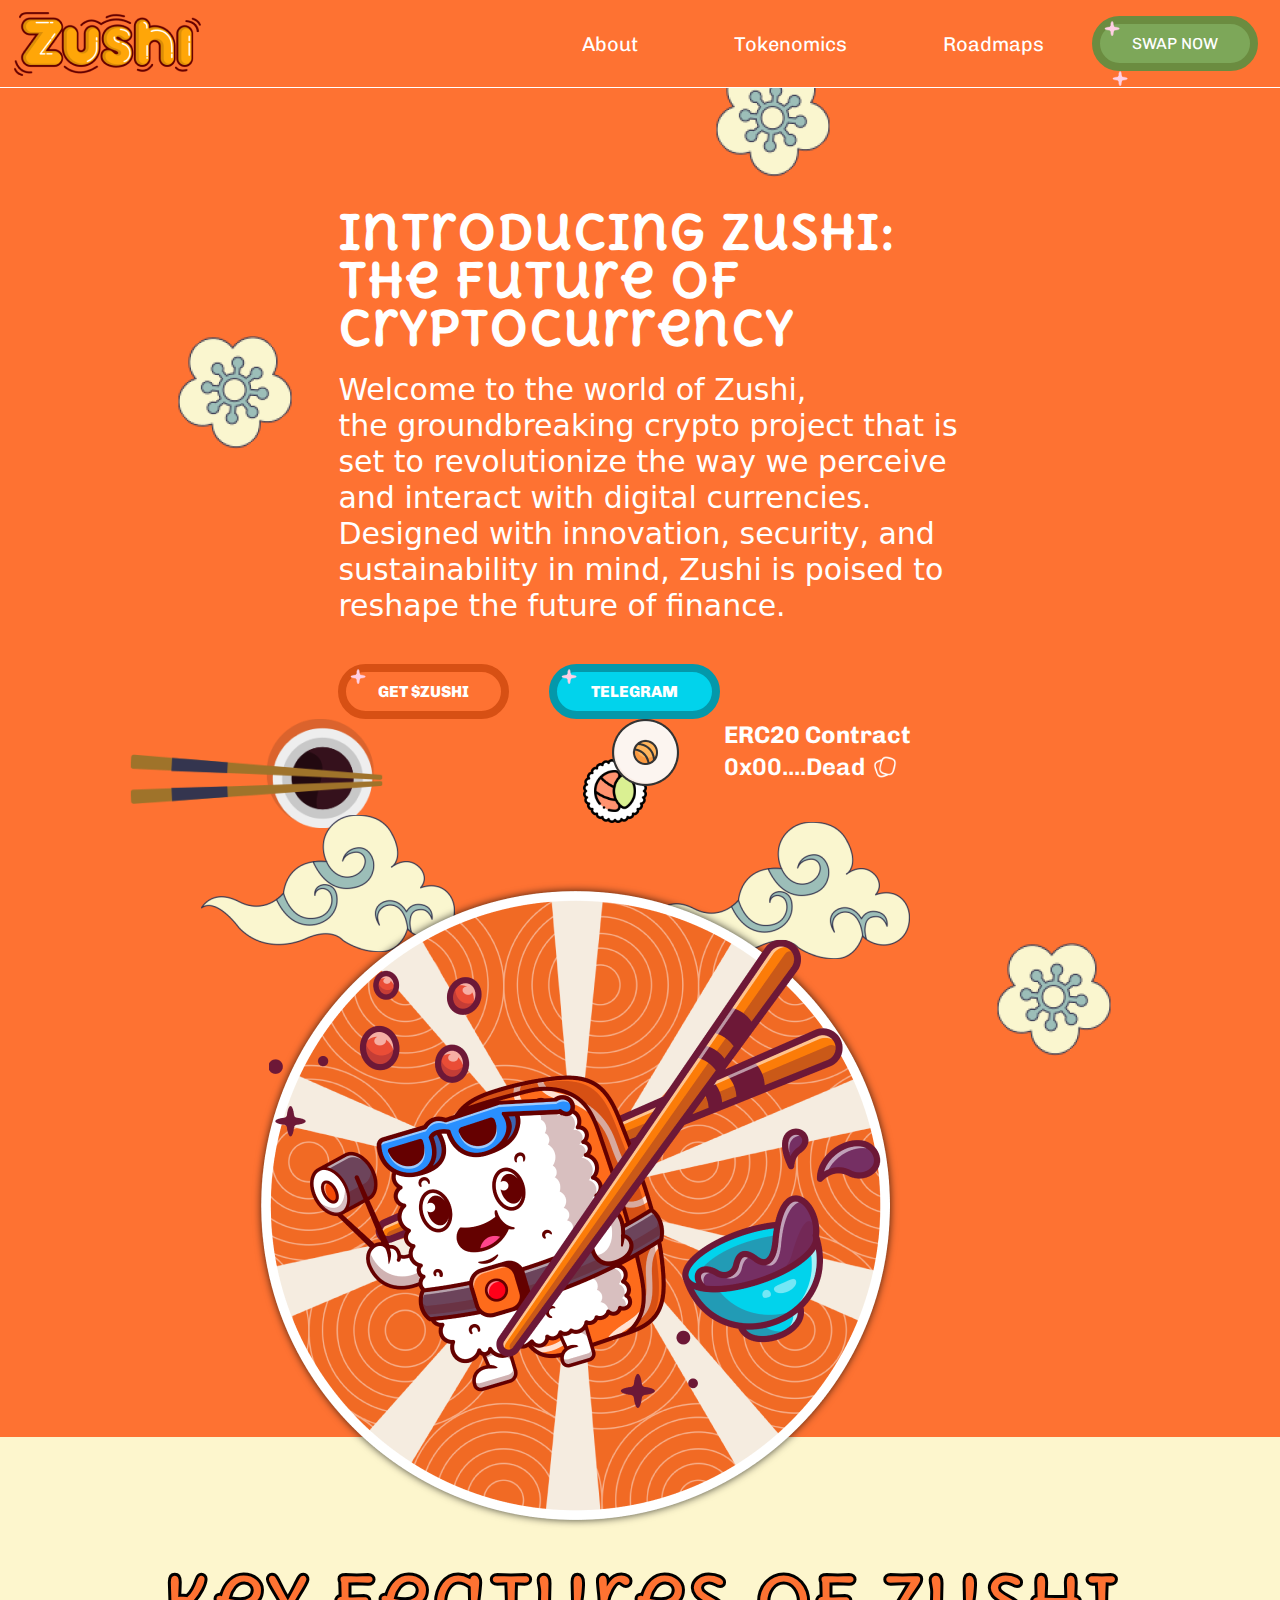
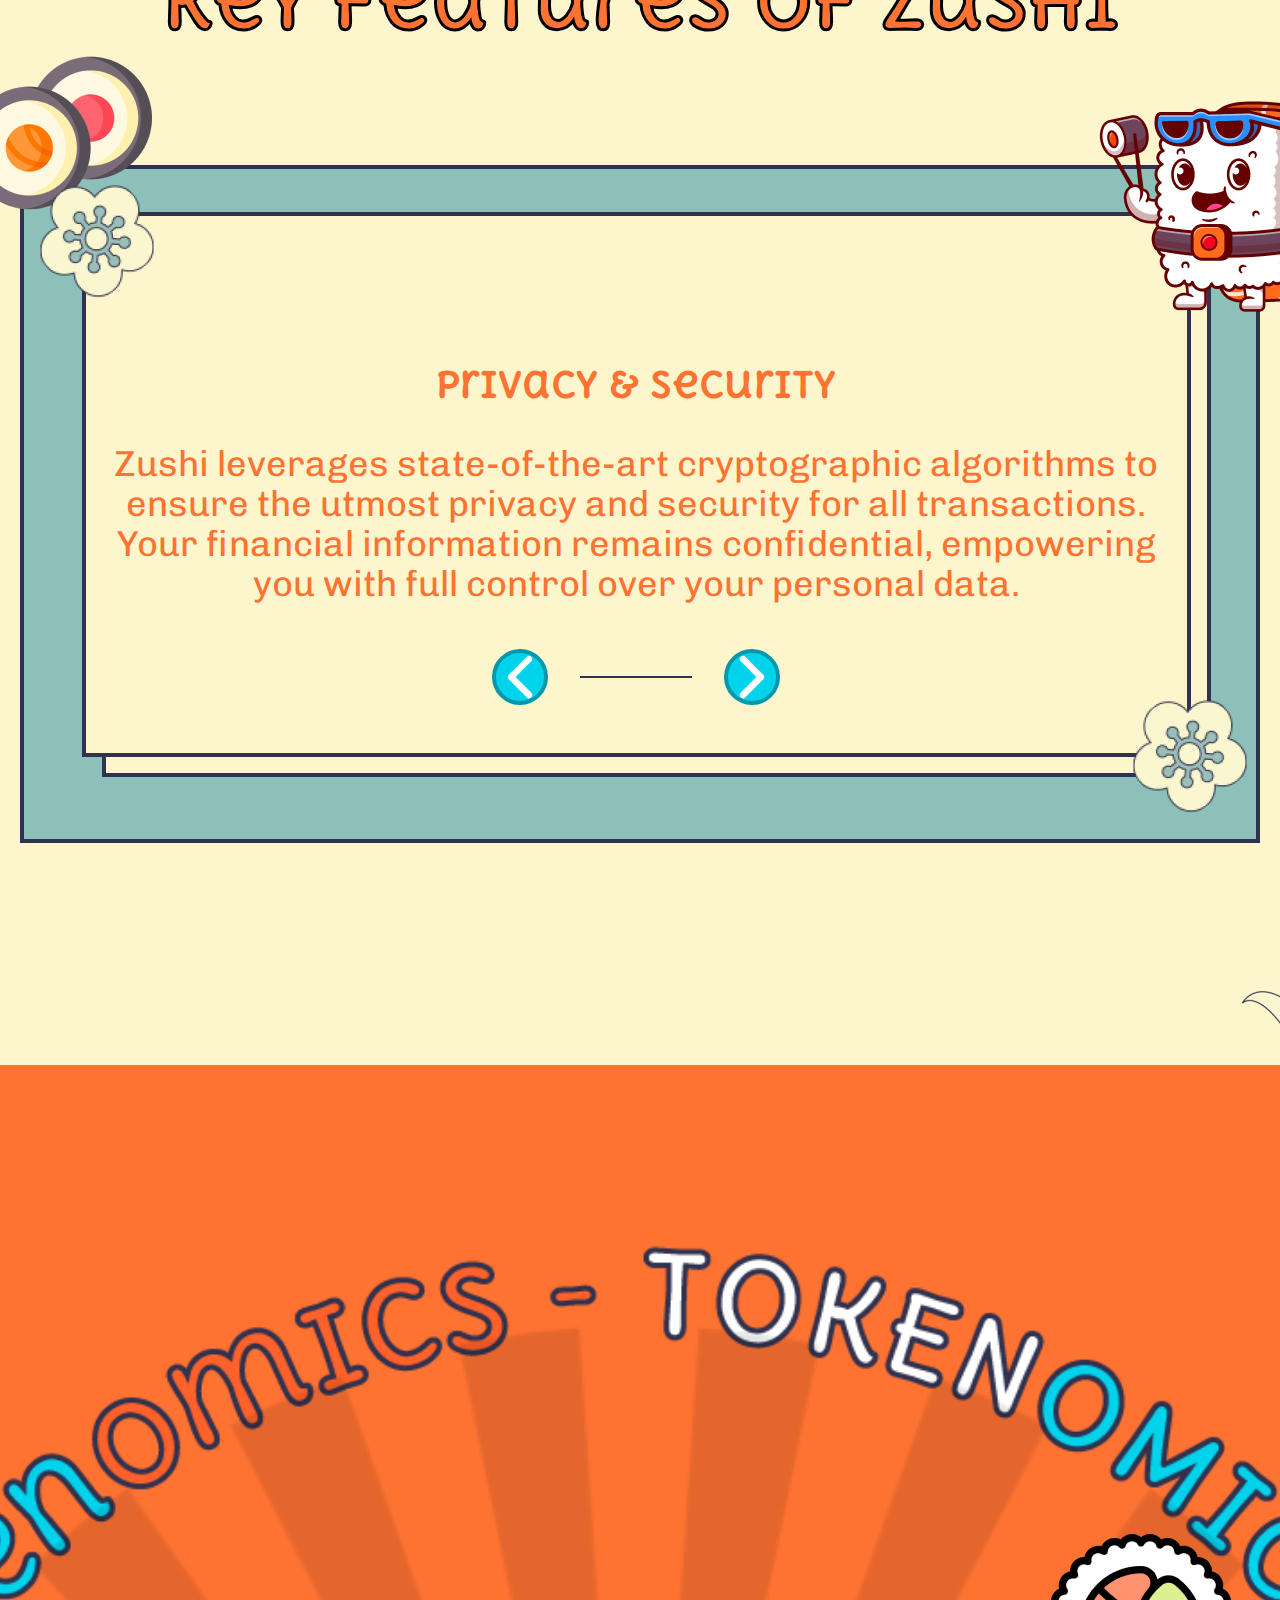
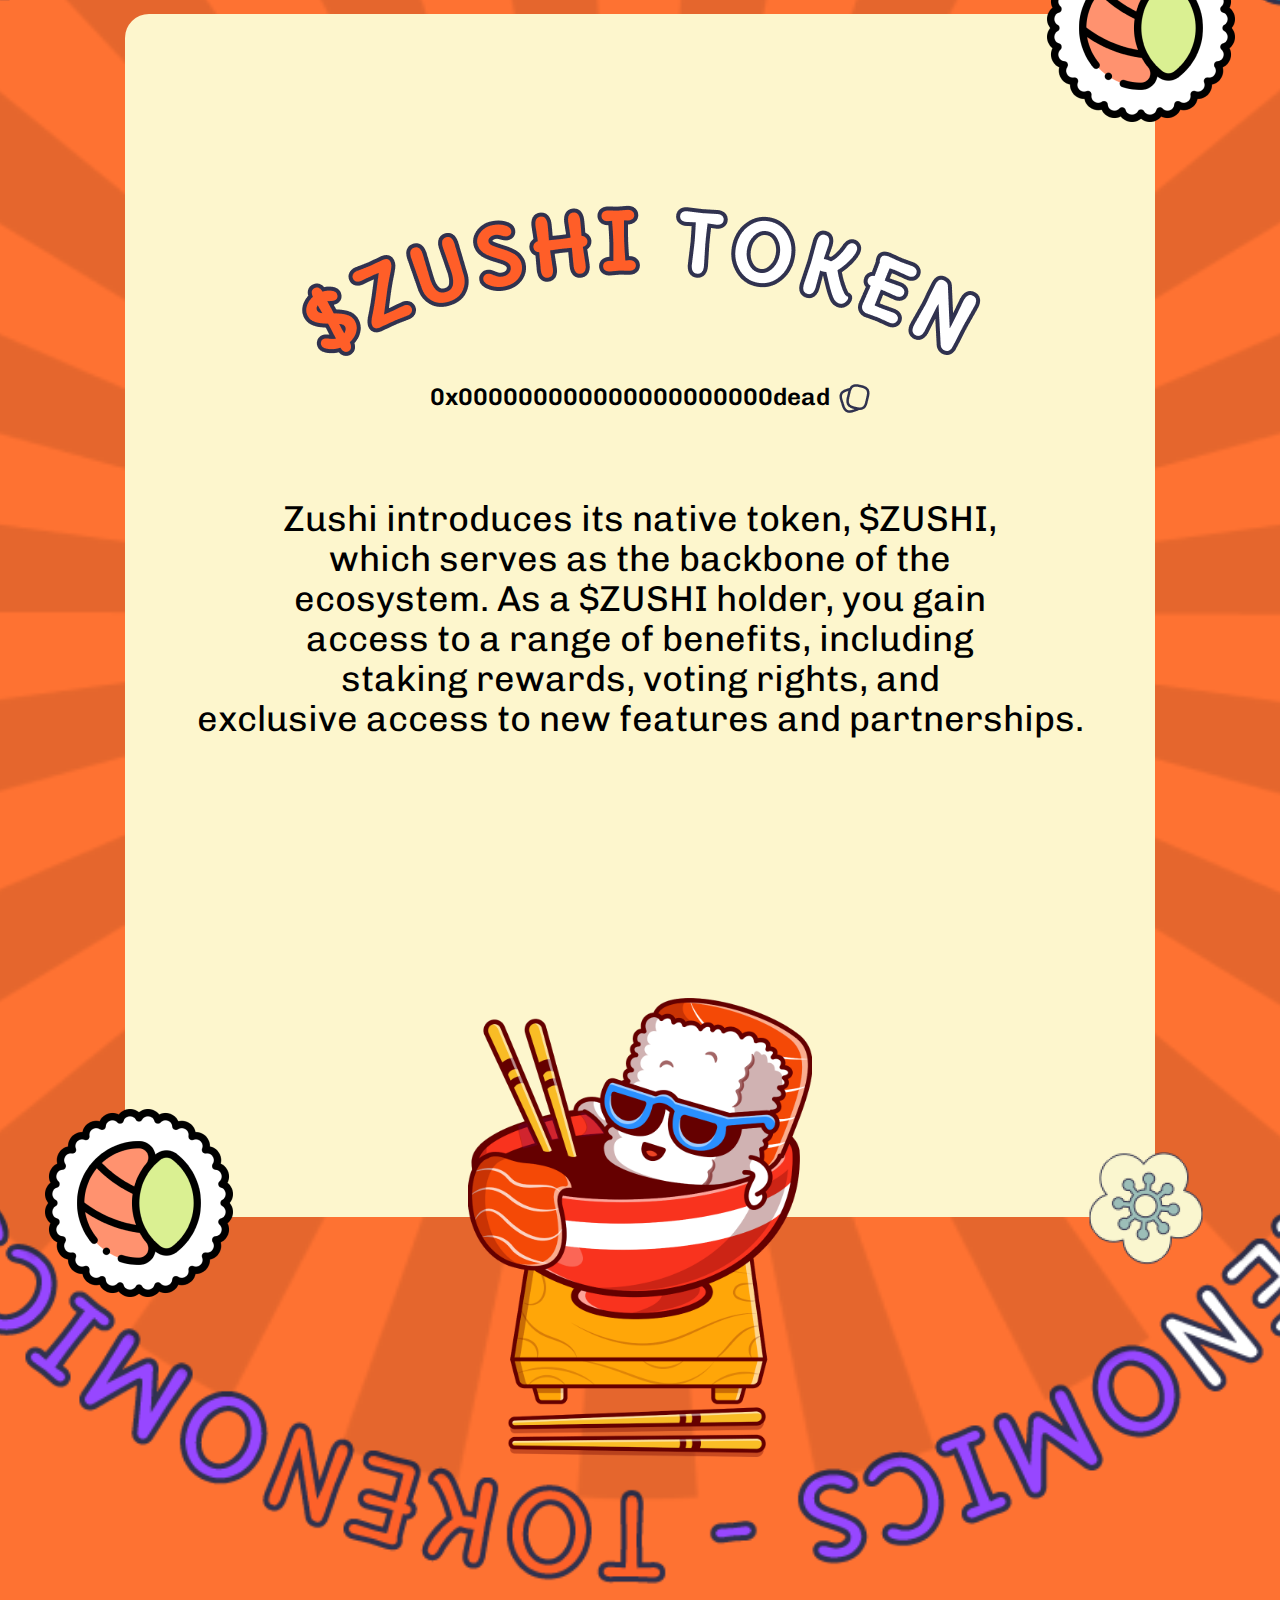
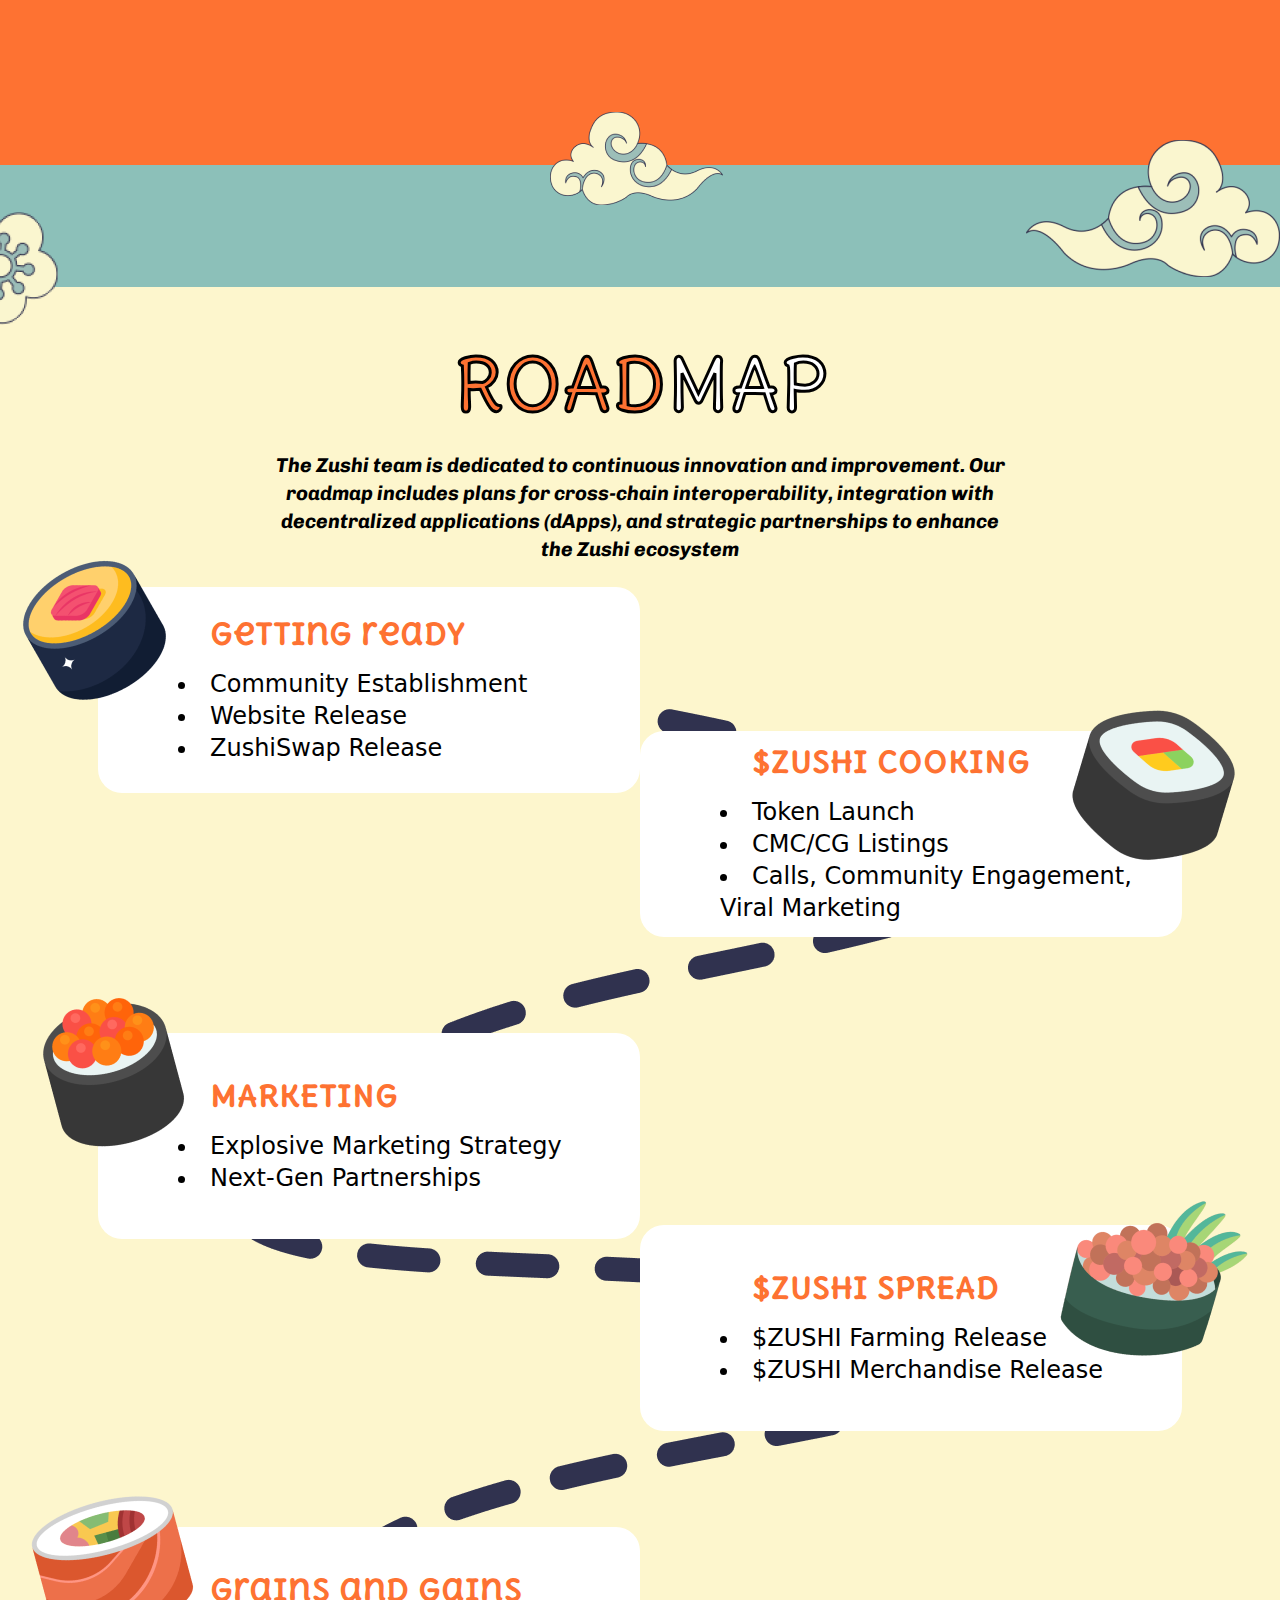
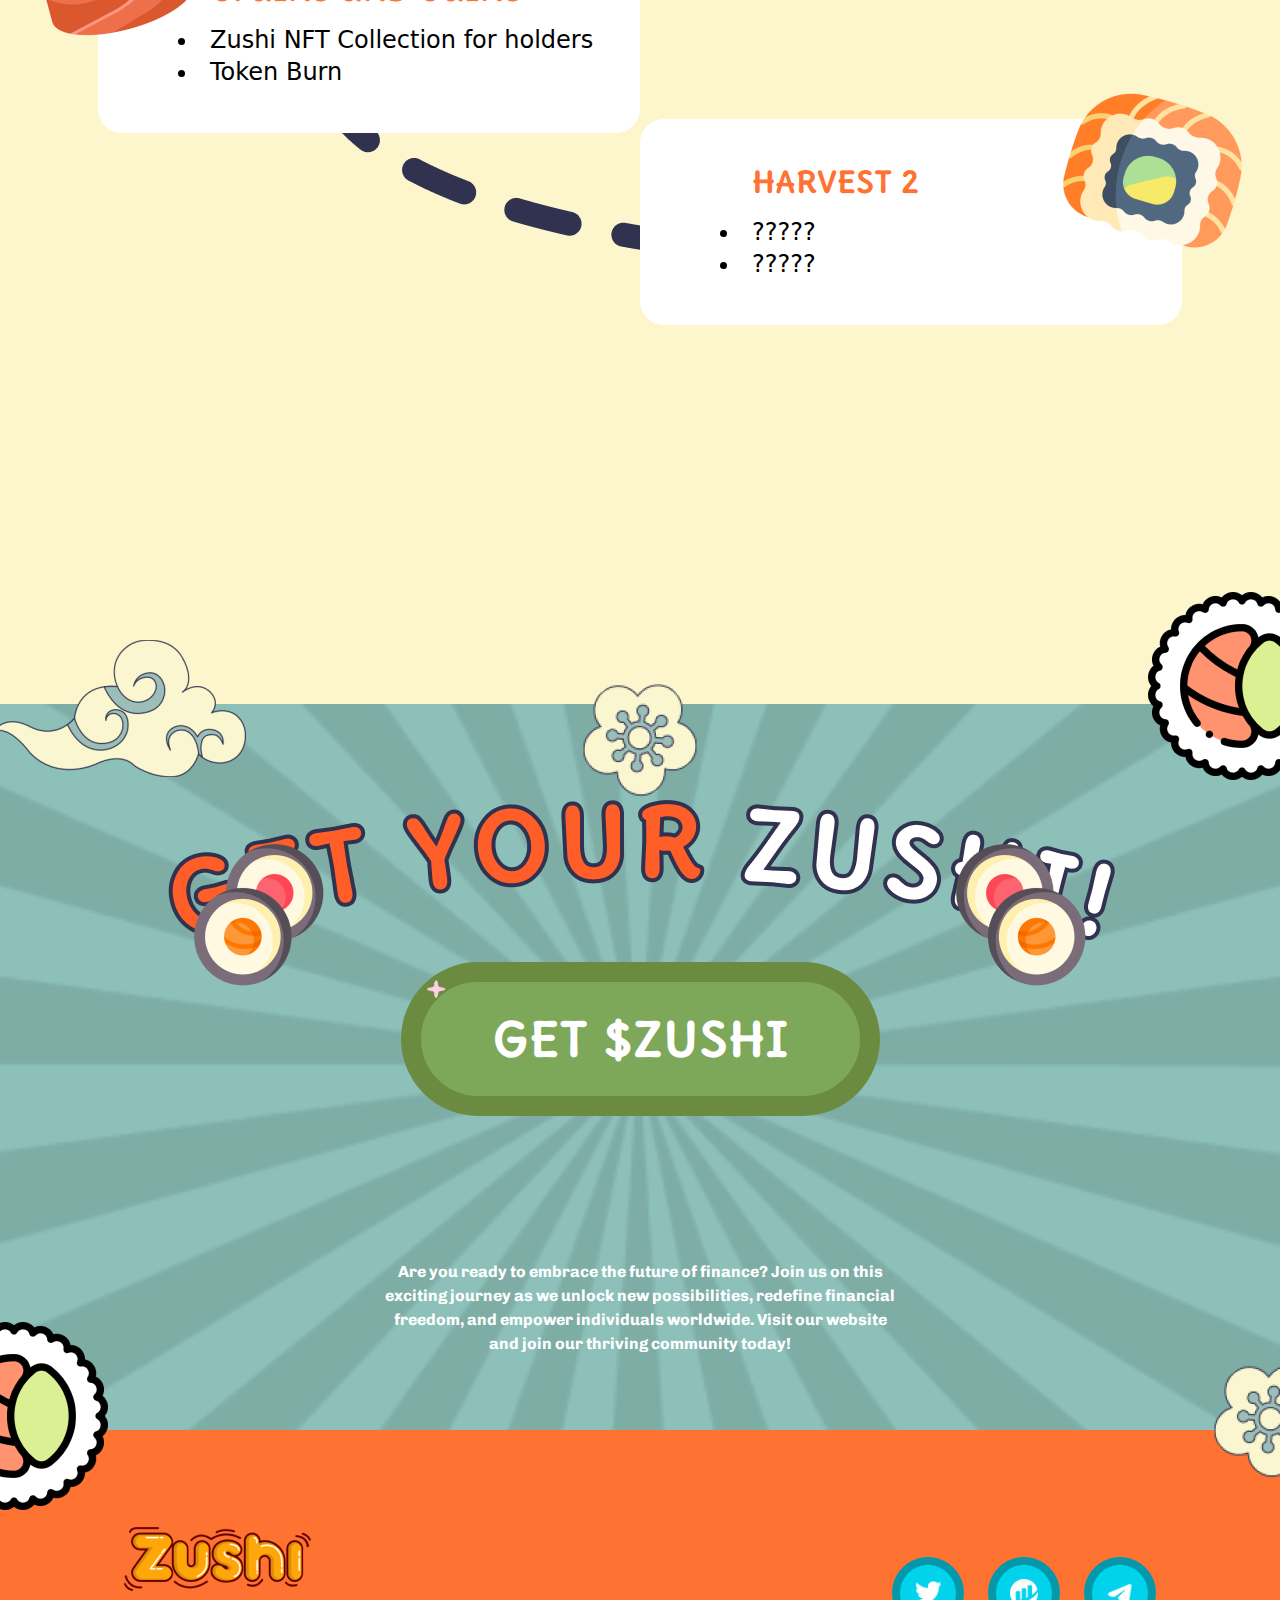
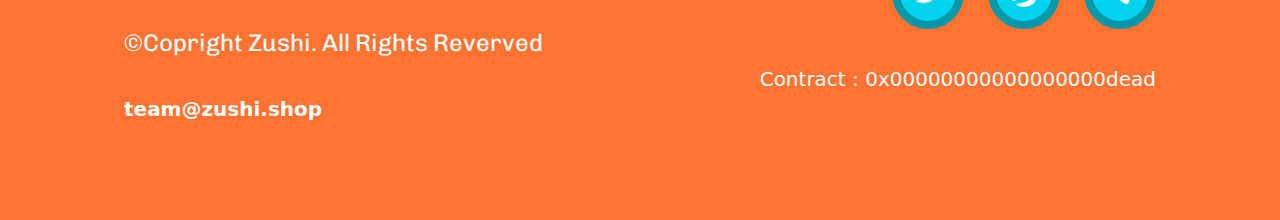
<file: index.html>
<!DOCTYPE html>
<html lang="en">

<head>
  <meta charset="UTF-8" />
  <meta http-equiv="X-UA-Compatible" content="IE=edge" />
  <meta name="viewport" content="width=device-width, initial-scale=1.0" />
  <link rel="stylesheet" href="./css/style.css" />
  <link rel="preconnect" href="https://fonts.googleapis.com" />
  <link rel="preconnect" href="https://fonts.gstatic.com" crossorigin />
  <link
    href="https://fonts.googleapis.com/css2?family=Chivo:wght@200;300;400&family=Delius+Unicase:wght@700&display=swap"
    rel="stylesheet" />
  <title>Zushi</title>
</head>

<body class="bg-8CC0B9 overflow-x-hidden">
  <main class="w-full overflow-hidden">
    <header class="bg-FE7232 min-w-screen-2xl  absolute top-0 left-0 w-full flex items-center
      z-10 lg:justify-evenly border-b-[1px] border-white">
      <div class="flex items-center relative m-4 lg:m-1 ">
        <img src="./asset/Logo_Zushi.png" alt="Logo_Zushi" class="w-4/6 h-4/6 lg:w-full lg:h-full">
      </div>
      <div class="flex items-center">
        <button id="hamberger" name="hamberger" type="button" class="block absolute right-4 top-3 lg:hidden">
          <span class="hamberger-line 
          translate duration-300 ease-in-out origin-top-left"></span>
          <span class="hamberger-line
          translate duration-300 ease-in-out"></span>
          <span class="hamberger-line
          translate duration-300 ease-in-out origin-bottom-left"></span>
        </button>
        <button
          class="btn blok lg:hidden w-[150px] h-[40px] lg:w-[166px] lg:h-[55px] relative text-base font-semibold text-white bg-7DA759 rounded-full border-8 border-6B8C40 mr-24">
          <span class="absolute inset-0 flex items-center justify-center font-semibold font-chivo ">
            SWAP NOW
          </span>
          <img src="./asset/bintang.png" alt="gambar bintang" width="24px" height="24px"
            class="image absolute -top-2 left-0  transition-transform duration-200 ease-in-out">
          <img src="./asset/bintang.png" alt="gambar bintang" width="24px" height="24px"
            class="absolute -bottom-8 left-2">
        </button>
        <nav id="nav-nemu" class="hidden absolute py-4 bg-FDF6CD shadow-lg rounded-lg  top-full 
        lg:bg-transparent lg:block lg:static lg:max-w-full lg:shadow-none lg:rounded-none ">
          <ul class="md:flex md:items-center ">
            <li class="mx-12 lg:pl-80 text-FE7232 lg:text-white">
              <a href="#about" class="scroll-link text-xl font-chivo hover:text-white lg:hover:underline duration-500"
                title="About $zushi">About</a>
            </li>
            <li class="mx-12 text-FE7232 lg:text-white">
              <a href="#tokenomics"
                class="scroll-link text-xl font-chivo hover:text-white lg:hover:underline duration-500"
                title="tokenenomics $zushi tokenomics">Tokenomics</a>
            </li>
            <li class="mx-12 text-FE7232 lg:text-white">
              <a href="#roadmap"
                class="scroll-link text-xl font-chivo hover:text-white   lg:hover:underline duration-500"
                title="Roadmap $zushi">Roadmaps</a>
            </li>
            <button
              class="btn w-[166px] h-[55px] hidden lg:block relative text-base  text-white bg-7DA759 rounded-full border-8 border-6B8C40 mr-3 ">
              <span class="absolute inset-0 flex items-center justify-center  font-chivo ">
                SWAP NOW
              </span>
              <img src="./asset/bintang.png" alt="gambar bintang" width="24px" height="24px"
                class="image absolute -top-2 left-0  transition-transform duration-200 ease-in-out">
              <img src="./asset/bintang.png" alt="gambar bintang" width="24px" height="24px"
                class="absolute -bottom-7 left-2">
            </button>
          </ul>
        </nav>
      </div>
    </header>
    
    <section class="w-full h-full pt-32 lg:pt-52  bg-FE7232 ">
      <div class="flex flex-wrap justify-around">
        <div class="pl-4">
          <div class="relative">
            <div class="absolute hidden lg:-left-40 lg:top-32 lg:block">
              <img src="./asset/bunga.png" alt="bunga" class="w-1/2 h-1/2 lg:w-full lg:h-full">
            </div>
            <div class="absolute hidden lg:right-32 lg:-top-36 lg:block">
              <img src="./asset/bunga.png" alt="bunga" class="w-1/2 h-1/2 lg:w-full lg:h-full">
            </div>
          </div>
          <h1 class="text-white font-delius font-semibold text-3xl lg:text-5xl">
            Introducing Zushi:
            <br>The Future of
            <br>Cryptocurrency
          </h1>
          <p class="font-chiva pt-5 lg:text-3xl text-white">
            Welcome to the world of Zushi,<br>
            the groundbreaking crypto project that is <br>
            set to revolutionize the way we perceive <br>
            and interact with digital currencies. <br>
            Designed with innovation, security, and <br>
            sustainability in mind, Zushi is poised to <br>
            reshape the future of finance.
          </p>
          <div class="flex  lg:justify-start pt-10 z-10">
            <button
              class="btn w-[125px] h-[55px] lg:w-[171px] lg:h-[55px] relative text-base font-semibold text-white bg-FE7232 rounded-full border-8 border-D75014 mr-1 lg:mr-10">
              <span class="absolute inset-0 flex items-center justify-center font-extrabold font-chivo ">
                GET $ZUSHI
              </span>
              <img src="./asset/bintang.png" alt="bintang" width="24px" height="24px"
                class="image absolute -top-2 left-0  transition-transform duration-200 ease-in-out">
            </button>
            <button
              class="btn w-[125px] h-[55px] lg:w-[171px] lg:h-[55px]  relative text-base font-semibold text-white bg-01D3EC rounded-full border-8 border-0498AA">
              <span class="absolute inset-0 flex items-center justify-center font-extrabold font-chivo ">
                TELEGRAM
              </span>
              <img src="./asset/bintang.png" alt="bintang" width="24px" height="24px"
                class="image absolute -top-2 left-0  transition-transform duration-200 ease-in-out">
            </button>
          </div>
          <div class="relative">
            <div class="absolute -left-52">
              <img src="./asset/sumpit.png" alt="sumpit" class="w-1/2 h-1/2 lg:w-full lg:h-full">
            </div>
            <div class="absolute -bottom-40 lg:-bottom-60 lg:right-12 ">
              <img src="./asset/awan.png" alt="awan" class="animate-movex w-1/2 h-1/2 lg:w-full lg:h-full">
            </div>
          </div>
        </div>
        <div class="relative">
          <div class="absolute hidden lg:top-10 lg:right-80 lg:block">
            <img src="./asset/sushi-ikan.png" alt="sushi" width="64" height="64">
          </div>
          <div class="absolute hidden lg:top-0 lg:right-72 lg:block">
            <img src="./asset/sushi-telur.png" alt="sushi">
          </div>
          <div class="absolute hidden lg:top-24 lg:-left-28 lg:block">
            <img src="./asset/awan.png" alt="awan" class="w-1/2 h-1/2 lg:w-full lg:h-full">
          </div>
          <div class=" float-left lg:float-right text-white">
            <section class="contractCopy lg:pr-14 "><input type="text"
                value="0x000000000000000000000000000000000000000000000000dead" style="position: fixed; left: -9999px;"
                fdprocessedid="uwdv2f">
              <p class="text-2xl font-chivo font-bold">ERC20 Contract</p>
              <p id="clipboard1" class="flex items-center  font-semibold font-chivo v-medium hover:underline text-2xl">
                <span class="reduced">0x00....Dead</span><span class="pl-2">
                  <img src="./asset/note.png" alt="Copy" width="24px" height="24px">
                </span>
              </p>
            </section>
          </div>
          <figure class="relative  translate-y-36 lg:translate-y-24 lg:-translate-x-16">
            <img src="./asset/pic.png" alt="pic" class="animate-spin slow" style="animation-duration: 10s; ">
            <span class="absolute inset-0 flex justify-center items-center animate-move">
              <img src="./asset/karakter.png" alt="karakter">
            </span>
            <span class="absolute -right-52 top-32">
              <img src="./asset/bunga.png" alt="bunga">
            </span>
          </figure>
        </div>
      </div>
    </section>
    
    <section id="about" class="bg-FDF6CD w-full h-full lg:h-1228">
      <div class="relative ">
        <div class="py-32">
          <h1
            class="stroke-key hidden lg:block font-delius text-FE7232 pt-24 lg:pt-0 font-bold text-5xl text-center lg:text-7xl">
            Key Features of
            Zushi
          </h1>
        </div>
        <div class="relative flex justify-center flex-col items-center">
          <div
            class="relative bg-8CC0B9 w-full h-545 flex justify-center items-center border-4 border-30324F lg:w-1240  lg:h-678 ">
            <div class="absolute -top-16 -right-40
            lg:-top-20 lg:-right-24 z-10">
              <img src="./asset/Character-Logo-Nigirizushie.png" alt="karakter-Nigirizushie"
                class="w-1/2 h-1/2 lg:w-full lg:h-full">
            </div>
            <div
              class="relative lg;-bottom-4 lg:-right-4  bg-FDF6CD w-full h-full lg:w-1109 lg:h-545 flex items-center flex-col justify-evenly border-4 border-30324F">
              <div
                class="absolute lg:bottom-4 lg:right-4 bg-FDF6CD w-full h-full  lg:w-1109 lg:h-545 flex items-center flex-col justify-center border-4 border-30324F">
                <h1
                  class="stroke-key absolute lg:hidden top-10 pb-20 font-delius text-FE7232 font-bold text-4xl text-center ">
                  Key
                  Features<br>of
                  Zushi
                </h1>
                <div class="slide text-center ">
                  <h2 class="text-FE7232 font-delius  lg:font-extrabold text-2xl lg:text-4xl">Privacy & Security</h2>
                  <p class="text-FE7232 pt-10 font-chivo lg:text-4xl">Zushi leverages state-of-the-art cryptographic
                    algorithms
                    to ensure
                    the utmost privacy and security for all transactions. Your financial
                    information remains confidential, empowering you with full
                    control over your personal data.</p>
                </div>
                <div class="slide text-center">
                  <h2 class="text-FE7232 font-delius  lg:font-extrabold text-2xl lg:text-4xl">Scalability and Speed</h2>
                  <p class="text-FE7232 pt-10  font-chivo lg:text-4xl">Zushi's advanced blockchain architecture allows
                    for
                    lightning-fast
                    transaction speeds, enabling near-instantaneous
                    transfers even during peak periods of network activity. Say goodbye to congested
                    networks and hello to efficient transactions
                  </p>
                </div>
                <div class="slide text-center">
                  <h2 class="text-FE7232 font-delius  lg:font-extrabold text-2xl lg:text-4xl">Energy Efficiency</h2>
                  <p class="text-FE7232 pt-10  font-chivo lg:text-4xl">Unlike traditional cryptocurrencies, Zushi is
                    committed
                    to
                    environmental sustainability. By utilizing a unique consensus mechanism that requires minimal
                    energy consumption, Zushi
                    minimizes its carbon footprint, making it an eco-friendly choice for conscientious investors.
                  </p>
                </div>
                <div class="slide text-center">
                  <h2 class="text-FE7232 font-delius  lg:font-extrabold text-2xl lg:text-4xl">User-Friendly Experience
                  </h2>
                  <p class="text-FE7232 pt-10  font-chivo lg:text-4xl">Zushi is designed with simplicity in mind.
                    Whether
                    you're a seasoned
                    crypto enthusiast or new to the world of digital currencies, our
                    intuitive interface ensures a seamless user experience for
                    everyone. Get started with ease and navigate the world of
                    cryptocurrency effortlessly.
                  </p>
                </div>
                <div class="slide text-center pb-12">
                  <h2 class=" text-FE7232 font-delius  lg:font-extrabold text-2xl lg:text-4xl">Community Governance</h2>
                  <p class=" text-FE7232 pt-10  font-chivo lg:text-4xl">governance model empowers token holders to
                    actively
                    participate
                    in decision-making processes. Your voice matters, and together, we
                    can shape thefuture of Zushi.
                  </p>
                </div>
                <div class="absolute bottom-12 flex items-center pt-40">
                  <button id="prev" class="w-10 h-10 lg:w-14 lg:h-14  bg-01D3EC border-4 border-0498AA rounded-full">
                    <svg xmlns="http://www.w3.org/2000/svg" width="100%" height="100%" fill="currentColor"
                      class="bi bi-chevron-right" viewBox="0 0 16 16" id="IconChangeColor" transform="scale(-1, 1)">
                      <path fill-rule="evenodd"
                        d="M4.646 1.646a.5.5 0 0 1 .708 0l6 6a.5.5 0 0 1 0 .708l-6 6a.5.5 0 0 1-.708-.708L10.293 8 4.646 2.354a.5.5 0 0 1 0-.708z"
                        id="mainIconPathAttribute" fill="#ffffff" stroke-width="1.2" stroke="#ffffff"></path>
                    </svg>
                  </button>
                  <div class="w-28 h-0.5 bg-30324F mx-8"></div>
                  <button id="next" class="w-10 h-10 lg:w-14 lg:h-14 bg-01D3EC border-4 border-0498AA rounded-full">
                    <svg xmlns="http://www.w3.org/2000/svg" width="100%" height="100%" fill="currentColor"
                      class="bi bi-chevron-right" viewBox="0 0 16 16" id="IconChangeColor">
                      <path fill-rule="evenodd"
                        d="M4.646 1.646a.5.5 0 0 1 .708 0l6 6a.5.5 0 0 1 0 .708l-6 6a.5.5 0 0 1-.708-.708L10.293 8 4.646 2.354a.5.5 0 0 1 0-.708z"
                        id="mainIconPathAttribute" fill="#ffffff" stroke-width="1.2" stroke="#ffffff"></path>
                    </svg>
                  </button>
                </div>
              </div>
              <div class="absolute bottom-0 -right-16 z-10 lg:-bottom-10 lg:-right-10">
                <img src="./asset/bunga.png" alt="bunga" class="w-1/2 h-1/2 lg:w-full lg:h-full">
              </div>
            </div>
            <div class="absolute -top-16 -left-12 lg:-top-32 lg:-left-14">
              <img src="./asset/dua-sushibi.png" alt="dua-sushibi" class="w-1/2 h-1/2 lg:w-full lg:h-full">
            </div>
            <div class="absolute top-2 left-2  lg:top-4 lg:left-4 ">
              <img src="./asset/bunga.png" alt="bunga" class="w-1/2 h-1/2 lg:w-full lg:h-full">
            </div>
            <div class="absolute hidden lg:block -right-28 -bottom-32 lg:-right-60 lg:-bottom-52 ">
              <img src="./asset/awan.png" alt="awan" class="w-1/2 h-1/2 lg:w-full lg:h-full">
            </div>
            <div class="absolute -left-56 -bottom-80 z-50 ">
              <img src="./asset/bunga.png" alt="awan" class="w-1/2 h-1/2 lg:w-full lg:h-full">
            </div>
            <div class="absolute -left-96 bottom-20  ">
              <img src="./asset/awan.png" alt="awan" class="w-1/2 h-1/2 lg:w-[175px] lg:h-[94px]  animate-movex">
            </div>
          </div>

        </div>
      </div>
      </div>
    </section>

    <section class="relative w-full h-screen lg:h-full bg-FE7232 flex justify-center items-center overflow-hidden">
      <div class="flex justify-center items-center">
        <div class="relative w-[840px] lg:w-[2300px]">
          <img id="spin" src="./asset/circle-text.png" alt="circle-text"
            class="w-full transition-transform duration-300 ease-out max-w-full h-auto">
          <span class="absolute inset-0 flex justify-center items-center">
            <img src="./asset/Property-Frame.png" alt="frame" class="w-[700px] lg:w-[1900px] animate-spin slow"
              style="animation-duration: 10s; transform-origin: center;">
          </span>
        </div>
        <div class="absolute flex justify-center">
          <div id="tokenomics"
            class="relative flex justify-center items-center w-4/5 h-545 lg:w-1030 lg:h-1203 bg-FDF6CD rounded-24">
            <div class="absolute bottom-0 -left-10 lg:-bottom-20 lg:-left-20">
              <img src="./asset/sushi-ikan.png" alt="sushi" class="w-1/2 h-1/2 lg:w-full lg:h-full">
            </div>
            <div class="absolute -bottom-3 -right-16 lg:-right-12 lg:-bottom-12">
              <img src="./asset/bunga.png" alt="bunga" class="w-1/2 h-1/2 lg:w-full lg:h-full ">
            </div>
            <div class="absolute -top-10 -right-36 lg:-top-20 lg:-right-20">
              <img src="./asset/sushi-ikan.png" alt="sushi" class="w-1/2 h-1/2 lg:w-full lg:h-full">
            </div>
            <div class="absolute bottom-0 lg:-bottom-60 lg:left-0 right-0 flex justify-center">
              <img src="./asset/character-mangkok.png" alt="karakter-mangkok" class="w-1/3 h-1/3 lg:w-449 lg:h-600">
            </div>
            <div class="m-8 pt-20 text-center flex justify-center items-center flex-col">
              <h1 class="stroke-melengkung font-delius text-[34px] font-extrabold lg:text-7xl block lg:hidden">$ZUSHI<span
                  class="stroke-road">TOKEN</span></h1>
              <img src="./asset/text-zushi-token.png" alt="zushi-token" class="hidden lg:block">
              <section class="contractCopy relative text-center pt-10 lg:pt-0 flex justify-center "><input type="text"
                  value="0x000000000000000000000000000000000000000000000000dead" style="position: fixed; left: -9999px;"
                  fdprocessedid="uwdv2f">
                <p id="clipboard2"
                  class="flex items-center pl-6 text-center font-semibold font-chivo v-medium hover:underline text-xs lg:text-2xl">
                  <span class="reduced">0x000000000000000000000dead</span><span class="p-1 pt-2 lg:pl-2">
                    <img src="./asset/note-black.png" alt="Copy" width="24px" height="24px"
                      class="w-1/2 h-1/2 lg:w-full lg:h-full">
                  </span>
                </p>
              </section>
              <p class="font-chivo pb-40 text-xs lg:text-4xl lg:pb-96 lg:pt-20">Zushi introduces its native token,
                $ZUSHI,
                <br> which serves as the backbone of the <br> ecosystem. As a $ZUSHI holder, you gain <br> access to a
                range of benefits,
                including <br>
                staking rewards, voting rights, and <br> exclusive access to new features and partnerships.</p>
            </div>
          </div>
        </div>
      </div>
    </section>
    
    <section class="h-122 bg-8CC0B9">
      <div class="relative">
        <div class="absolute left-4 -bottom-40 lg:-left-14 lg:-bottom-40">
          <img src="./asset/bunga.png" alt="bunga" class="w-1/2 h-1/2 lg:w-full lg:h-full">
        </div>
        <div class="absolute lg:flex justify-center left-0 right-2 -bottom-10 hidden ">
          <img src="./asset/awan-kanan.png  " alt="awan-kana" class="w-1/2 h-1/2 lg:lg:w-[173px] lg:h-[93px]">
        </div>
        <div class="absolute  -bottom-10 -right-0 lg:-bottom-28 lg:right-0 ">
          <img src="./asset/awan.png" alt="awan" class="w-1/2 h-1/2 lg:w-full lg:h-full">
        </div>
      </div>
    </section>
    
    <section id="roadmap"
      class="max-w-full h-1203 lg:h-2017 flex justify-center items-center  bg-FDF6CD overflow-hidden">
      <div class="relative lg:pb-80 container flex justify-center items-center flex-col">
        <div class="text-center pb-6">
          <h1 class="font-delius text-5xl lg:text-7xl stroke ">ROAD<span class="stroke-road">MAP</span></h1>
          <P class="p-0 lg:pt-8 font-chivo italic font-bold text-xs lg:text-xl">
            The Zushi team is dedicated to continuous innovation and improvement. Our <br>
            roadmap includes plans for cross-chain interoperability, integration with <br>
            decentralized applications (dApps), and strategic partnerships to enhance<br>
            the Zushi ecosystem</P>
        </div>
        <div class="relative flex justify-evenly flex-col lg:flex-row ">
          <div class="absolute top-20">
            <img src="./asset/jalur.png" alt="jalur" class="w-4/5 h-4/5  lg:w-full lg:h-full">
          </div>
          <div>
            <div
              class="map-item mr-40 lg:mr-0 flex items-center transition-transform duration-300 ease-out  relative w-96 lg:w-542 lg:h-206 bg-white rounded-24">
              <div class="absolute lg:-left-20 lg:-top-14"><img src="./asset/sushi-getting.png" alt="sushi"
                  class=" w-1/2 h-1/2 lg:w-full lg:h-full"></div>
              <div class=" pl-32 lg:pl-20 my-5">
                <h1 class="pl-8 font-delius  lg:text-3xl font-bold text-FE7232">Getting ready</h1>
                <ul class="pt-4 gap-2 list-disc list-inside pl-0">
                  <li class="lg:text-2xl">Community Establishment</li>
                  <li class="lg:text-2xl">Website Release</li>
                  <li class="lg:text-2xl">ZushiSwap Release</li>
                </ul>
              </div>
            </div>
            <div
              class="map-item flex items-center transition-transform duration-300 ease-out  relative w-96   lg:w-542 lg:h-206 bg-white  rounded-24 mt-4 lg:mt-60 ">
              <div class="absolute lg:-left-20 lg:-top-14"><img src="./asset/sushi-tk.png" alt="sushi"
                  class="w-1/2 h-1/2 lg:w-full lg:h-full"></div>
              <div class="pl-32 lg:pl-20 my-5">
                <h1 class="pl-8 font-delius lg:text-3xl font-bold text-FE7232">MARKETING</h1>
                <ul class="pt-4 gap-2 list-disc list-inside pl-0">
                  <li class="lg:text-2xl">Explosive Marketing Strategy</li>
                  <li class="lg:text-2xl">Next-Gen Partnerships</li>
                </ul>
              </div>
            </div>
            <div
              class="map-item flex items-center transition-transform duration-300 ease-out  relative w-96  lg:w-542 lg:h-206 bg-white  rounded-24 mt-4 lg:mb-28 lg:mt-72">
              <div class="absolute lg:-left-20 lg:-top-14"><img src="./asset/sushi-daging.png" alt="sushi"
                  class="w-1/2 h-1/2 lg:w-full lg:h-full"></div>
              <div class="pl-32 lg:pl-20 my-5">
                <h1 class="pl-8 font-delius lg:text-3xl font-bold text-FE7232">Grains and gains</h1>
                <ul class="pt-4 gap-2 list-disc list-inside pl-0">
                  <li class="lg:text-2xl">Zushi NFT Collection for holders
                  </li>
                  <li class="lg:text-2xl">Token Burn</li>
                </ul>
              </div>
            </div>
          </div>
          <div class="ml-40 lg:ml-0">
            <div
              class="map-item-satu flex items-center transition-transform duration-300 ease-out relative  lg:w-542 lg:h-206 bg-white rounded-24 mt-4 lg:mt-36 ">
              <div class="absolute lg:-right-20 lg:-top-14"><img src="./asset/sushi.png" alt="sushi"
                  class="w-1/2 h-1/2 lg:w-full lg:h-full"></div>
              <div class="pl-32 lg:pl-20 my-5">
                <h1 class="pl-8 font-delius lg:text-3xl font-bold text-FE7232">$ZUSHI COOKING</h1>
                <ul class="pt-4 gap-2 list-disc list-inside pl-0">
                  <li class="lg:text-2xl">Token Launch
                  </li>
                  <li class="lg:text-2xl">CMC/CG Listings</li>
                  <li class="lg:text-2xl"> Calls, Community Engagement, Viral Marketing</li>
                </ul>
              </div>
            </div>
            <div
              class="map-item-satu flex items-center transition-transform duration-300 ease-out  relative lg:w-542 lg:h-206 bg-white  rounded-24 mt-4 lg:mt-72 lg:mb-72 ">
              <div class="absolute lg:-right-20 lg:-top-14"><img src="./asset/sushi-pandag.png" alt="sushi"
                  class="w-1/2 h-1/2 lg:w-full lg:h-full"></div>
              <div class="pl-32 lg:pl-20 my-5">
                <h1 class="pl-8 font-delius lg:text-3xl font-bold text-FE7232">$ZUSHI SPREAD</h1>
                <ul class="pt-4 gap-2 list-disc list-inside pl-0">
                  <li class="lg:text-2xl">$ZUSHI Farming Release
                  </li>
                  <li class="lg:text-2xl">$ZUSHI Merchandise Release</li>
                </ul>
              </div>
            </div>
            <div
              class="map-item-satu flex items-center transition-transform duration-300 ease-out relative  lg:w-542 lg:h-206 bg-white  rounded-24 mt-4 lg:mt-0  ">
              <div class="absolute lg:-right-20 lg:-top-14"><img src="./asset/sushi-salmon.png" alt="sushi"
                  class="w-1/2 h-1/2 lg:w-full lg:h-full"></div>
              <div class="pl-32 lg:pl-20 my-5">
                <h1 class="pl-8 font-delius lg:text-3xl font-bold text-FE7232">HARVEST 2</h1>
                <ul class="pt-4 gap-2 list-disc list-inside pl-0">
                  <li class="lg:text-2xl">?????</li>
                  <li class="lg:text-2xl">?????</li>
                </ul>
              </div>
            </div>
          </div>
        </div>
      </div>
    </section>

    <section class="w-full flex justify-center ">
      <div class="relative  flex justify-center items-center w-full h-726 ">
        <div class="absolute justify-center flex -z-10 w-[1000px] lg:w-[1900px]">
          <img src="./asset/Property-Frame.png" alt="frame" class="w-[1000px] lg:w-[1900px] animate-spin slow"
            style="animation-duration: 10s; transform-origin: center;">
        </div>
        <div class="absolute left-0 top-0  lg:-top-16 lg:-left-2">
          <img src="./asset/awan.png" alt="awan" class="w-1/2 h-1/2 lg:w-full lg:h-full animate-movex">
        </div>
        <div class="absolute hidden lg:block lg:-top-5">
          <img src="./asset/bunga.png" alt="bunga" class="w-1/2 h-1/2 lg:w-full lg:h-full">
        </div>
        <div class="absolute top-20 -right-20 lg:top-28 lg:right-40">
          <img src="./asset/dua-sushika.png" alt="dua sushi" class="w-1/2 h-1/2 lg:w-full lg:h-full">
        </div>
        <div class="absolute top-20 left-0 lg:top-28 lg:left-40">
          <img src="./asset/dua-sushiki.png" alt="dua sushi" class="w-1/2 h-1/2 lg:w-full lg:h-full">
        </div>
        <div class="absolute -left-10 -bottom-10 lg:-bottom-20 lg:-left-20">
          <img src="./asset/sushi-ikan.png" alt="sushi" class="w-1/2 h-1/2 lg:w-full lg:h-full">
        </div>
        <div class="absolute -bottom-8 -right-20 lg:-right-12 lg:-bottom-12">
          <img src="./asset/bunga.png" alt="bunga" class="w-1/2 h-1/2 lg:w-full lg:h-full">
        </div>
        <div class="absolute -right-32 -top-10 lg:-top-28 lg:-right-14 " class="w-1/2 h-1/2 lg:w-full lg:h-full">
          <img src="./asset/sushi-ikan.png" alt="sushi" class="w-1/2 h-1/2 lg:w-full lg:h-full">
        </div>
        <div class="flex justify-evenly flex-col text-center items-center ">
          <div class="">
            <img src="./asset/text-get.png" alt="text get" class="lg:w-full lg:h-full">
          </div>
          <div class="pb-6 pt-16 lg:pt-0 lg:pb-20">
            <button
              class="btn w-[225px] h-[75px]  lg:w-[479px] lg:h-[154px] relative text-base font-semibold text-white bg-7DA759 rounded-full border-[10px] lg:border-[20px] border-6B8C40">
              <span
                class="absolute inset-0 flex items-center justify-center font-extrabold font-delius text-2xl lg:text-5xl ">
                GET $ZUSHI
              </span>
              <img src="./asset/bintang.png" alt="bintang"
                class="image absolute -top-2 left-0  transition-transform duration-200 ease-in-out w-[30px] h-[30px]">
            </button>
          </div>
          <div class=" lg:pt-16 lg:mx-96 ">
            <p class="font-chivo font-bold text-white stroke-black stroke-2">Are you ready to embrace the future of
              finance? Join us on this
              exciting journey as we unlock new
              possibilities, redefine financial freedom, and empower individuals worldwide. Visit our website and join
              our thriving community today!</p>
          </div>
        </div>
      </div>
      <div id="scroll-top-btn" class="hidden fixed bottom-4 right-5 z-50  rounded-full  font-delius ">
        <button class="flex flex-col  items-end ">
          <h1 class="transform origin-top-right rotate-90 ">Scroll To Top</h1>
          <svg xmlns="http://www.w3.org/2000/svg" class="right h-10 w-7 bg-FE7232 rounded-24 border-2  " fill="none"
            viewBox="0 0 24 24" stroke="currentColor">
            <path stroke-linecap="round" stroke-linejoin="round" stroke-width="2" d="M5 15l7-7 7 7" />
          </svg>
        </button>
      </div>
    </section>

    <footer class="h-390 flex justify-between  items-center lg:px-100px bg-FE7232 ">
      <div class="mx-2 lg:m-6">
        <img src="./asset/Logo_Zushi.png" alt="logo zushi">

        <h1 class="font-chivo text-white lg:text-2xl lg:py-9 ">&copy;Copright Zushi. All Rights Reverved
        </h1>
        <h1 class="text-xs lg:text-xl font-semibold text-white">
          team@zushi.shop
        </h1>
      </div>
      <div class="m-6">
        <div class="container-medsos flex justify-end">
          <div
            class="w-10 h-10 lg:w-72 lg:h-72 bg-01D3EC rounded-full flex justify-center items-center border-4 lg:border-8 border-0498AA">
            <img src="./asset/twiiter.png" alt="twitter" class="w-1/2 h-1/2">
          </div>
          <div>
            <div class=" w-10 h-10 lg:w-72 lg:h-72 bg-01D3EC rounded-full lg:mx-6 flex justify-center items-center border-4 lg:border-8
              border-0498AA">
              <img src="./asset/lgo-projek.png" alt="logo projek" class="w-1/2 h-1/2">
            </div>
          </div>
          <div
            class="w-10 h-10 lg:w-72 lg:h-72 bg-01D3EC rounded-full flex justify-center items-center border-4 lg:border-8 border-0498AA">
            <img src="./asset/logo-telegram.png" alt="telegram" class="w-1/2 h-1/2">
          </div>
        </div>
        <h1 class="text-xs lg:text-xl text-white pt-9">Contract : 0x00000000000000000dead</h1>
      </div>
    </footer>
  </main>
  <script src="./js/main.js"></script>
</body>
</html>
</file>
<file: css/style.css>
/*
! tailwindcss v3.3.2 | MIT License | https://tailwindcss.com
*/

/*
1. Prevent padding and border from affecting element width. (https://github.com/mozdevs/cssremedy/issues/4)
2. Allow adding a border to an element by just adding a border-width. (https://github.com/tailwindcss/tailwindcss/pull/116)
*/

*,
::before,
::after {
  box-sizing: border-box;
  /* 1 */
  border-width: 0;
  /* 2 */
  border-style: solid;
  /* 2 */
  border-color: #e5e7eb;
  /* 2 */
}

::before,
::after {
  --tw-content: '';
}

/*
1. Use a consistent sensible line-height in all browsers.
2. Prevent adjustments of font size after orientation changes in iOS.
3. Use a more readable tab size.
4. Use the user's configured `sans` font-family by default.
5. Use the user's configured `sans` font-feature-settings by default.
6. Use the user's configured `sans` font-variation-settings by default.
*/

html {
  line-height: 1.5;
  /* 1 */
  -webkit-text-size-adjust: 100%;
  /* 2 */
  -moz-tab-size: 4;
  /* 3 */
  -o-tab-size: 4;
     tab-size: 4;
  /* 3 */
  font-family: ui-sans-serif, system-ui, -apple-system, BlinkMacSystemFont, "Segoe UI", Roboto, "Helvetica Neue", Arial, "Noto Sans", sans-serif, "Apple Color Emoji", "Segoe UI Emoji", "Segoe UI Symbol", "Noto Color Emoji";
  /* 4 */
  font-feature-settings: normal;
  /* 5 */
  font-variation-settings: normal;
  /* 6 */
}

/*
1. Remove the margin in all browsers.
2. Inherit line-height from `html` so users can set them as a class directly on the `html` element.
*/

body {
  margin: 0;
  /* 1 */
  line-height: inherit;
  /* 2 */
}

/*
1. Add the correct height in Firefox.
2. Correct the inheritance of border color in Firefox. (https://bugzilla.mozilla.org/show_bug.cgi?id=190655)
3. Ensure horizontal rules are visible by default.
*/

hr {
  height: 0;
  /* 1 */
  color: inherit;
  /* 2 */
  border-top-width: 1px;
  /* 3 */
}

/*
Add the correct text decoration in Chrome, Edge, and Safari.
*/

abbr:where([title]) {
  -webkit-text-decoration: underline dotted;
          text-decoration: underline dotted;
}

/*
Remove the default font size and weight for headings.
*/

h1,
h2,
h3,
h4,
h5,
h6 {
  font-size: inherit;
  font-weight: inherit;
}

/*
Reset links to optimize for opt-in styling instead of opt-out.
*/

a {
  color: inherit;
  text-decoration: inherit;
}

/*
Add the correct font weight in Edge and Safari.
*/

b,
strong {
  font-weight: bolder;
}

/*
1. Use the user's configured `mono` font family by default.
2. Correct the odd `em` font sizing in all browsers.
*/

code,
kbd,
samp,
pre {
  font-family: ui-monospace, SFMono-Regular, Menlo, Monaco, Consolas, "Liberation Mono", "Courier New", monospace;
  /* 1 */
  font-size: 1em;
  /* 2 */
}

/*
Add the correct font size in all browsers.
*/

small {
  font-size: 80%;
}

/*
Prevent `sub` and `sup` elements from affecting the line height in all browsers.
*/

sub,
sup {
  font-size: 75%;
  line-height: 0;
  position: relative;
  vertical-align: baseline;
}

sub {
  bottom: -0.25em;
}

sup {
  top: -0.5em;
}

/*
1. Remove text indentation from table contents in Chrome and Safari. (https://bugs.chromium.org/p/chromium/issues/detail?id=999088, https://bugs.webkit.org/show_bug.cgi?id=201297)
2. Correct table border color inheritance in all Chrome and Safari. (https://bugs.chromium.org/p/chromium/issues/detail?id=935729, https://bugs.webkit.org/show_bug.cgi?id=195016)
3. Remove gaps between table borders by default.
*/

table {
  text-indent: 0;
  /* 1 */
  border-color: inherit;
  /* 2 */
  border-collapse: collapse;
  /* 3 */
}

/*
1. Change the font styles in all browsers.
2. Remove the margin in Firefox and Safari.
3. Remove default padding in all browsers.
*/

button,
input,
optgroup,
select,
textarea {
  font-family: inherit;
  /* 1 */
  font-size: 100%;
  /* 1 */
  font-weight: inherit;
  /* 1 */
  line-height: inherit;
  /* 1 */
  color: inherit;
  /* 1 */
  margin: 0;
  /* 2 */
  padding: 0;
  /* 3 */
}

/*
Remove the inheritance of text transform in Edge and Firefox.
*/

button,
select {
  text-transform: none;
}

/*
1. Correct the inability to style clickable types in iOS and Safari.
2. Remove default button styles.
*/

button,
[type='button'],
[type='reset'],
[type='submit'] {
  -webkit-appearance: button;
  /* 1 */
  background-color: transparent;
  /* 2 */
  background-image: none;
  /* 2 */
}

/*
Use the modern Firefox focus style for all focusable elements.
*/

:-moz-focusring {
  outline: auto;
}

/*
Remove the additional `:invalid` styles in Firefox. (https://github.com/mozilla/gecko-dev/blob/2f9eacd9d3d995c937b4251a5557d95d494c9be1/layout/style/res/forms.css#L728-L737)
*/

:-moz-ui-invalid {
  box-shadow: none;
}

/*
Add the correct vertical alignment in Chrome and Firefox.
*/

progress {
  vertical-align: baseline;
}

/*
Correct the cursor style of increment and decrement buttons in Safari.
*/

::-webkit-inner-spin-button,
::-webkit-outer-spin-button {
  height: auto;
}

/*
1. Correct the odd appearance in Chrome and Safari.
2. Correct the outline style in Safari.
*/

[type='search'] {
  -webkit-appearance: textfield;
  /* 1 */
  outline-offset: -2px;
  /* 2 */
}

/*
Remove the inner padding in Chrome and Safari on macOS.
*/

::-webkit-search-decoration {
  -webkit-appearance: none;
}

/*
1. Correct the inability to style clickable types in iOS and Safari.
2. Change font properties to `inherit` in Safari.
*/

::-webkit-file-upload-button {
  -webkit-appearance: button;
  /* 1 */
  font: inherit;
  /* 2 */
}

/*
Add the correct display in Chrome and Safari.
*/

summary {
  display: list-item;
}

/*
Removes the default spacing and border for appropriate elements.
*/

blockquote,
dl,
dd,
h1,
h2,
h3,
h4,
h5,
h6,
hr,
figure,
p,
pre {
  margin: 0;
}

fieldset {
  margin: 0;
  padding: 0;
}

legend {
  padding: 0;
}

ol,
ul,
menu {
  list-style: none;
  margin: 0;
  padding: 0;
}

/*
Prevent resizing textareas horizontally by default.
*/

textarea {
  resize: vertical;
}

/*
1. Reset the default placeholder opacity in Firefox. (https://github.com/tailwindlabs/tailwindcss/issues/3300)
2. Set the default placeholder color to the user's configured gray 400 color.
*/

input::-moz-placeholder, textarea::-moz-placeholder {
  opacity: 1;
  /* 1 */
  color: #9ca3af;
  /* 2 */
}

input::placeholder,
textarea::placeholder {
  opacity: 1;
  /* 1 */
  color: #9ca3af;
  /* 2 */
}

/*
Set the default cursor for buttons.
*/

button,
[role="button"] {
  cursor: pointer;
}

/*
Make sure disabled buttons don't get the pointer cursor.
*/

:disabled {
  cursor: default;
}

/*
1. Make replaced elements `display: block` by default. (https://github.com/mozdevs/cssremedy/issues/14)
2. Add `vertical-align: middle` to align replaced elements more sensibly by default. (https://github.com/jensimmons/cssremedy/issues/14#issuecomment-634934210)
   This can trigger a poorly considered lint error in some tools but is included by design.
*/

img,
svg,
video,
canvas,
audio,
iframe,
embed,
object {
  display: block;
  /* 1 */
  vertical-align: middle;
  /* 2 */
}

/*
Constrain images and videos to the parent width and preserve their intrinsic aspect ratio. (https://github.com/mozdevs/cssremedy/issues/14)
*/

img,
video {
  max-width: 100%;
  height: auto;
}

/* Make elements with the HTML hidden attribute stay hidden by default */

[hidden] {
  display: none;
}

*, ::before, ::after {
  --tw-border-spacing-x: 0;
  --tw-border-spacing-y: 0;
  --tw-translate-x: 0;
  --tw-translate-y: 0;
  --tw-rotate: 0;
  --tw-skew-x: 0;
  --tw-skew-y: 0;
  --tw-scale-x: 1;
  --tw-scale-y: 1;
  --tw-pan-x:  ;
  --tw-pan-y:  ;
  --tw-pinch-zoom:  ;
  --tw-scroll-snap-strictness: proximity;
  --tw-gradient-from-position:  ;
  --tw-gradient-via-position:  ;
  --tw-gradient-to-position:  ;
  --tw-ordinal:  ;
  --tw-slashed-zero:  ;
  --tw-numeric-figure:  ;
  --tw-numeric-spacing:  ;
  --tw-numeric-fraction:  ;
  --tw-ring-inset:  ;
  --tw-ring-offset-width: 0px;
  --tw-ring-offset-color: #fff;
  --tw-ring-color: rgb(59 130 246 / 0.5);
  --tw-ring-offset-shadow: 0 0 #0000;
  --tw-ring-shadow: 0 0 #0000;
  --tw-shadow: 0 0 #0000;
  --tw-shadow-colored: 0 0 #0000;
  --tw-blur:  ;
  --tw-brightness:  ;
  --tw-contrast:  ;
  --tw-grayscale:  ;
  --tw-hue-rotate:  ;
  --tw-invert:  ;
  --tw-saturate:  ;
  --tw-sepia:  ;
  --tw-drop-shadow:  ;
  --tw-backdrop-blur:  ;
  --tw-backdrop-brightness:  ;
  --tw-backdrop-contrast:  ;
  --tw-backdrop-grayscale:  ;
  --tw-backdrop-hue-rotate:  ;
  --tw-backdrop-invert:  ;
  --tw-backdrop-opacity:  ;
  --tw-backdrop-saturate:  ;
  --tw-backdrop-sepia:  ;
}

::backdrop {
  --tw-border-spacing-x: 0;
  --tw-border-spacing-y: 0;
  --tw-translate-x: 0;
  --tw-translate-y: 0;
  --tw-rotate: 0;
  --tw-skew-x: 0;
  --tw-skew-y: 0;
  --tw-scale-x: 1;
  --tw-scale-y: 1;
  --tw-pan-x:  ;
  --tw-pan-y:  ;
  --tw-pinch-zoom:  ;
  --tw-scroll-snap-strictness: proximity;
  --tw-gradient-from-position:  ;
  --tw-gradient-via-position:  ;
  --tw-gradient-to-position:  ;
  --tw-ordinal:  ;
  --tw-slashed-zero:  ;
  --tw-numeric-figure:  ;
  --tw-numeric-spacing:  ;
  --tw-numeric-fraction:  ;
  --tw-ring-inset:  ;
  --tw-ring-offset-width: 0px;
  --tw-ring-offset-color: #fff;
  --tw-ring-color: rgb(59 130 246 / 0.5);
  --tw-ring-offset-shadow: 0 0 #0000;
  --tw-ring-shadow: 0 0 #0000;
  --tw-shadow: 0 0 #0000;
  --tw-shadow-colored: 0 0 #0000;
  --tw-blur:  ;
  --tw-brightness:  ;
  --tw-contrast:  ;
  --tw-grayscale:  ;
  --tw-hue-rotate:  ;
  --tw-invert:  ;
  --tw-saturate:  ;
  --tw-sepia:  ;
  --tw-drop-shadow:  ;
  --tw-backdrop-blur:  ;
  --tw-backdrop-brightness:  ;
  --tw-backdrop-contrast:  ;
  --tw-backdrop-grayscale:  ;
  --tw-backdrop-hue-rotate:  ;
  --tw-backdrop-invert:  ;
  --tw-backdrop-opacity:  ;
  --tw-backdrop-saturate:  ;
  --tw-backdrop-sepia:  ;
}

.container {
  width: 100%;
}

@media (min-width: 640px) {
  .container {
    max-width: 640px;
  }
}

@media (min-width: 768px) {
  .container {
    max-width: 768px;
  }
}

@media (min-width: 1024px) {
  .container {
    max-width: 1024px;
  }
}

@media (min-width: 1280px) {
  .container {
    max-width: 1280px;
  }
}

@media (min-width: 1536px) {
  .container {
    max-width: 1536px;
  }
}

.fixed {
  position: fixed;
}

.absolute {
  position: absolute;
}

.relative {
  position: relative;
}

.inset-0 {
  inset: 0px;
}

.-bottom-10 {
  bottom: -2.5rem;
}

.-bottom-3 {
  bottom: -0.75rem;
}

.-bottom-32 {
  bottom: -8rem;
}

.-bottom-4 {
  bottom: -1rem;
}

.-bottom-40 {
  bottom: -10rem;
}

.-bottom-7 {
  bottom: -1.75rem;
}

.-bottom-8 {
  bottom: -2rem;
}

.-bottom-80 {
  bottom: -20rem;
}

.-left-10 {
  left: -2.5rem;
}

.-left-12 {
  left: -3rem;
}

.-left-52 {
  left: -13rem;
}

.-left-56 {
  left: -14rem;
}

.-left-96 {
  left: -24rem;
}

.-right-0 {
  right: -0px;
}

.-right-16 {
  right: -4rem;
}

.-right-20 {
  right: -5rem;
}

.-right-28 {
  right: -7rem;
}

.-right-32 {
  right: -8rem;
}

.-right-36 {
  right: -9rem;
}

.-right-40 {
  right: -10rem;
}

.-right-52 {
  right: -13rem;
}

.-top-10 {
  top: -2.5rem;
}

.-top-16 {
  top: -4rem;
}

.-top-2 {
  top: -0.5rem;
}

.bottom-0 {
  bottom: 0px;
}

.bottom-12 {
  bottom: 3rem;
}

.bottom-20 {
  bottom: 5rem;
}

.bottom-4 {
  bottom: 1rem;
}

.left-0 {
  left: 0px;
}

.left-2 {
  left: 0.5rem;
}

.left-4 {
  left: 1rem;
}

.right-0 {
  right: 0px;
}

.right-2 {
  right: 0.5rem;
}

.right-4 {
  right: 1rem;
}

.right-5 {
  right: 1.25rem;
}

.top-0 {
  top: 0px;
}

.top-2 {
  top: 0.5rem;
}

.top-20 {
  top: 5rem;
}

.top-3 {
  top: 0.75rem;
}

.top-32 {
  top: 8rem;
}

.top-full {
  top: 100%;
}

.top-10 {
  top: 2.5rem;
}

.-z-10 {
  z-index: -10;
}

.z-10 {
  z-index: 10;
}

.z-50 {
  z-index: 50;
}

.float-left {
  float: left;
}

.m-4 {
  margin: 1rem;
}

.m-6 {
  margin: 1.5rem;
}

.m-8 {
  margin: 2rem;
}

.mx-12 {
  margin-left: 3rem;
  margin-right: 3rem;
}

.mx-2 {
  margin-left: 0.5rem;
  margin-right: 0.5rem;
}

.mx-8 {
  margin-left: 2rem;
  margin-right: 2rem;
}

.my-5 {
  margin-top: 1.25rem;
  margin-bottom: 1.25rem;
}

.mx-5 {
  margin-left: 1.25rem;
  margin-right: 1.25rem;
}

.ml-40 {
  margin-left: 10rem;
}

.mr-1 {
  margin-right: 0.25rem;
}

.mr-24 {
  margin-right: 6rem;
}

.mr-3 {
  margin-right: 0.75rem;
}

.mr-40 {
  margin-right: 10rem;
}

.mt-4 {
  margin-top: 1rem;
}

.block {
  display: block;
}

.flex {
  display: flex;
}

.hidden {
  display: none;
}

.h-0 {
  height: 0px;
}

.h-0\.5 {
  height: 0.125rem;
}

.h-1\/2 {
  height: 50%;
}

.h-1\/3 {
  height: 33.333333%;
}

.h-10 {
  height: 2.5rem;
}

.h-1203 {
  height: 75.188rem;
}

.h-122 {
  height: 7.625rem;
}

.h-390 {
  height: 24.375rem;
}

.h-4\/5 {
  height: 80%;
}

.h-4\/6 {
  height: 66.666667%;
}

.h-545 {
  height: 34.063rem;
}

.h-726 {
  height: 45.375rem;
}

.h-\[30px\] {
  height: 30px;
}

.h-\[40px\] {
  height: 40px;
}

.h-\[55px\] {
  height: 55px;
}

.h-\[75px\] {
  height: 75px;
}

.h-auto {
  height: auto;
}

.h-full {
  height: 100%;
}

.h-screen {
  height: 100vh;
}

.w-1\/2 {
  width: 50%;
}

.w-1\/3 {
  width: 33.333333%;
}

.w-10 {
  width: 2.5rem;
}

.w-20 {
  width: 5rem;
}

.w-28 {
  width: 7rem;
}

.w-4\/5 {
  width: 80%;
}

.w-4\/6 {
  width: 66.666667%;
}

.w-7 {
  width: 1.75rem;
}

.w-96 {
  width: 24rem;
}

.w-\[1000px\] {
  width: 1000px;
}

.w-\[125px\] {
  width: 125px;
}

.w-\[150px\] {
  width: 150px;
}

.w-\[166px\] {
  width: 166px;
}

.w-\[225px\] {
  width: 225px;
}

.w-\[30px\] {
  width: 30px;
}

.w-\[700px\] {
  width: 700px;
}

.w-\[840px\] {
  width: 840px;
}

.w-full {
  width: 100%;
}

.max-w-full {
  max-width: 100%;
}

.origin-bottom-left {
  transform-origin: bottom left;
}

.origin-top-left {
  transform-origin: top left;
}

.origin-top-right {
  transform-origin: top right;
}

.translate-x-8 {
  --tw-translate-x: 2rem;
  transform: translate(var(--tw-translate-x), var(--tw-translate-y)) rotate(var(--tw-rotate)) skewX(var(--tw-skew-x)) skewY(var(--tw-skew-y)) scaleX(var(--tw-scale-x)) scaleY(var(--tw-scale-y));
}

.translate-y-36 {
  --tw-translate-y: 9rem;
  transform: translate(var(--tw-translate-x), var(--tw-translate-y)) rotate(var(--tw-rotate)) skewX(var(--tw-skew-x)) skewY(var(--tw-skew-y)) scaleX(var(--tw-scale-x)) scaleY(var(--tw-scale-y));
}

.rotate-90 {
  --tw-rotate: 90deg;
  transform: translate(var(--tw-translate-x), var(--tw-translate-y)) rotate(var(--tw-rotate)) skewX(var(--tw-skew-x)) skewY(var(--tw-skew-y)) scaleX(var(--tw-scale-x)) scaleY(var(--tw-scale-y));
}

.transform {
  transform: translate(var(--tw-translate-x), var(--tw-translate-y)) rotate(var(--tw-rotate)) skewX(var(--tw-skew-x)) skewY(var(--tw-skew-y)) scaleX(var(--tw-scale-x)) scaleY(var(--tw-scale-y));
}

@keyframes move {
  0% {
    transform: translateX(0) translateY(0);
  }

  25% {
    transform: translateX(-40px) translateY(0);
  }

  50% {
    transform: translateX(0) translateY(-40px);
  }

  75% {
    transform: translateX(40px) translateY(0);
  }
}

.animate-move {
  animation: move 5s ease-in-out infinite;
}

@keyframes movex {
  0% {
    transform: translateX(0);
  }

  50% {
    transform: translateX(200px);
  }

  100% {
    transform: translateX(0);
  }
}

.animate-movex {
  animation: movex 6s ease-in-out infinite;
}

@keyframes spin {
  to {
    transform: rotate(360deg);
  }
}

.animate-spin {
  animation: spin 1s linear infinite;
}

.list-inside {
  list-style-position: inside;
}

.list-disc {
  list-style-type: disc;
}

.flex-col {
  flex-direction: column;
}

.flex-wrap {
  flex-wrap: wrap;
}

.items-end {
  align-items: flex-end;
}

.items-center {
  align-items: center;
}

.justify-end {
  justify-content: flex-end;
}

.justify-center {
  justify-content: center;
}

.justify-between {
  justify-content: space-between;
}

.justify-around {
  justify-content: space-around;
}

.justify-evenly {
  justify-content: space-evenly;
}

.gap-2 {
  gap: 0.5rem;
}

.overflow-hidden {
  overflow: hidden;
}

.overflow-x-hidden {
  overflow-x: hidden;
}

.rounded-24 {
  border-radius: 1.5rem;
}

.rounded-full {
  border-radius: 9999px;
}

.rounded-lg {
  border-radius: 0.5rem;
}

.border-2 {
  border-width: 2px;
}

.border-4 {
  border-width: 4px;
}

.border-8 {
  border-width: 8px;
}

.border-\[10px\] {
  border-width: 10px;
}

.border-b-\[1px\] {
  border-bottom-width: 1px;
}

.border-0498AA {
  --tw-border-opacity: 1;
  border-color: rgb(4 152 170 / var(--tw-border-opacity));
}

.border-30324F {
  --tw-border-opacity: 1;
  border-color: rgb(48 50 79 / var(--tw-border-opacity));
}

.border-6B8C40 {
  --tw-border-opacity: 1;
  border-color: rgb(107 140 64 / var(--tw-border-opacity));
}

.border-D75014 {
  --tw-border-opacity: 1;
  border-color: rgb(215 80 20 / var(--tw-border-opacity));
}

.border-white {
  --tw-border-opacity: 1;
  border-color: rgb(255 255 255 / var(--tw-border-opacity));
}

.bg-01D3EC {
  --tw-bg-opacity: 1;
  background-color: rgb(1 211 236 / var(--tw-bg-opacity));
}

.bg-30324F {
  --tw-bg-opacity: 1;
  background-color: rgb(48 50 79 / var(--tw-bg-opacity));
}

.bg-7DA759 {
  --tw-bg-opacity: 1;
  background-color: rgb(125 167 89 / var(--tw-bg-opacity));
}

.bg-8CC0B9 {
  --tw-bg-opacity: 1;
  background-color: rgb(140 192 185 / var(--tw-bg-opacity));
}

.bg-FDF6CD {
  --tw-bg-opacity: 1;
  background-color: rgb(253 246 205 / var(--tw-bg-opacity));
}

.bg-FE7232 {
  --tw-bg-opacity: 1;
  background-color: rgb(254 114 50 / var(--tw-bg-opacity));
}

.bg-green-500 {
  --tw-bg-opacity: 1;
  background-color: rgb(34 197 94 / var(--tw-bg-opacity));
}

.bg-white {
  --tw-bg-opacity: 1;
  background-color: rgb(255 255 255 / var(--tw-bg-opacity));
}

.stroke-black {
  stroke: #000;
}

.stroke-2 {
  stroke-width: 2;
}

.p-0 {
  padding: 0px;
}

.p-1 {
  padding: 0.25rem;
}

.py-32 {
  padding-top: 8rem;
  padding-bottom: 8rem;
}

.py-4 {
  padding-top: 1rem;
  padding-bottom: 1rem;
}

.px-5 {
  padding-left: 1.25rem;
  padding-right: 1.25rem;
}

.pb-20 {
  padding-bottom: 5rem;
}

.pb-40 {
  padding-bottom: 10rem;
}

.pb-6 {
  padding-bottom: 1.5rem;
}

.pl-0 {
  padding-left: 0px;
}

.pl-2 {
  padding-left: 0.5rem;
}

.pl-32 {
  padding-left: 8rem;
}

.pl-4 {
  padding-left: 1rem;
}

.pl-6 {
  padding-left: 1.5rem;
}

.pl-8 {
  padding-left: 2rem;
}

.pt-10 {
  padding-top: 2.5rem;
}

.pt-16 {
  padding-top: 4rem;
}

.pt-2 {
  padding-top: 0.5rem;
}

.pt-20 {
  padding-top: 5rem;
}

.pt-24 {
  padding-top: 6rem;
}

.pt-32 {
  padding-top: 8rem;
}

.pt-4 {
  padding-top: 1rem;
}

.pt-40 {
  padding-top: 10rem;
}

.pt-5 {
  padding-top: 1.25rem;
}

.pt-9 {
  padding-top: 2.25rem;
}

.pb-28 {
  padding-bottom: 7rem;
}

.pb-10 {
  padding-bottom: 2.5rem;
}

.pb-12 {
  padding-bottom: 3rem;
}

.text-center {
  text-align: center;
}

.font-chivo {
  font-family: Chivo;
}

.font-delius {
  font-family: Delius Unicase;
}

.text-2xl {
  font-size: 1.5rem;
  line-height: 2rem;
}

.text-3xl {
  font-size: 1.875rem;
  line-height: 2.25rem;
}

.text-4xl {
  font-size: 2.25rem;
  line-height: 2.5rem;
}

.text-5xl {
  font-size: 3rem;
  line-height: 1;
}

.text-\[34px\] {
  font-size: 34px;
}

.text-base {
  font-size: 1rem;
  line-height: 1.5rem;
}

.text-xl {
  font-size: 1.25rem;
  line-height: 1.75rem;
}

.text-xs {
  font-size: 0.75rem;
  line-height: 1rem;
}

.font-bold {
  font-weight: 700;
}

.font-extrabold {
  font-weight: 800;
}

.font-semibold {
  font-weight: 600;
}

.italic {
  font-style: italic;
}

.text-FE7232 {
  --tw-text-opacity: 1;
  color: rgb(254 114 50 / var(--tw-text-opacity));
}

.text-white {
  --tw-text-opacity: 1;
  color: rgb(255 255 255 / var(--tw-text-opacity));
}

.shadow-lg {
  --tw-shadow: 0 10px 15px -3px rgb(0 0 0 / 0.1), 0 4px 6px -4px rgb(0 0 0 / 0.1);
  --tw-shadow-colored: 0 10px 15px -3px var(--tw-shadow-color), 0 4px 6px -4px var(--tw-shadow-color);
  box-shadow: var(--tw-ring-offset-shadow, 0 0 #0000), var(--tw-ring-shadow, 0 0 #0000), var(--tw-shadow);
}

.transition-transform {
  transition-property: transform;
  transition-timing-function: cubic-bezier(0.4, 0, 0.2, 1);
  transition-duration: 150ms;
}

.duration-200 {
  transition-duration: 200ms;
}

.duration-300 {
  transition-duration: 300ms;
}

.duration-500 {
  transition-duration: 500ms;
}

.ease-in-out {
  transition-timing-function: cubic-bezier(0.4, 0, 0.2, 1);
}

.ease-out {
  transition-timing-function: cubic-bezier(0, 0, 0.2, 1);
}

html,
body {
  scroll-behavior: smooth;
  overflow-x: hidden;
}

.navbar-fixed {
  position: fixed;
  z-index: 9999;
  background-color: rgb(253 246 205 / var(--tw-bg-opacity));
  --tw-bg-opacity: 0.5;
  -webkit-backdrop-filter: blur(4px);
          backdrop-filter: blur(4px);
  box-shadow: inset 0 -1px 0 0 rgba(0, 0, 0, 0.2);
}

.hamberger-line {
  margin-top: 0.5rem;
  margin-bottom: 0.5rem;
  display: block;
  height: 2px;
  width: 30px;
  --tw-bg-opacity: 1;
  background-color: rgb(0 0 0 / var(--tw-bg-opacity));
}

.hamberger-aktive > span:nth-child(1) {
  --tw-rotate: 45deg;
  transform: translate(var(--tw-translate-x), var(--tw-translate-y)) rotate(var(--tw-rotate)) skewX(var(--tw-skew-x)) skewY(var(--tw-skew-y)) scaleX(var(--tw-scale-x)) scaleY(var(--tw-scale-y));
}

.hamberger-aktive > span:nth-child(2) {
  --tw-scale-x: 0;
  --tw-scale-y: 0;
  transform: translate(var(--tw-translate-x), var(--tw-translate-y)) rotate(var(--tw-rotate)) skewX(var(--tw-skew-x)) skewY(var(--tw-skew-y)) scaleX(var(--tw-scale-x)) scaleY(var(--tw-scale-y));
}

.hamberger-aktive > span:nth-child(3) {
  --tw-rotate: -45deg;
  transform: translate(var(--tw-translate-x), var(--tw-translate-y)) rotate(var(--tw-rotate)) skewX(var(--tw-skew-x)) skewY(var(--tw-skew-y)) scaleX(var(--tw-scale-x)) scaleY(var(--tw-scale-y));
}

.slide.active {
  display: block;
}

.slide {
  display: none;
}

.stroke-melengkung {
  -webkit-text-stroke-width: 2px;
  -webkit-text-stroke-color: #000000;
  -webkit-text-fill-color: #fe7232;
}

.stroke-key {
  -webkit-text-stroke-width: 3px;
  -webkit-text-stroke-color: #000000;
  -webkit-text-fill-color: #fe7232;
}

.stroke {
  -webkit-text-stroke-width: 3px;
  -webkit-text-stroke-color: #000000;
  -webkit-text-fill-color: #fe7232;
}

.stroke-road {
  -webkit-text-stroke-width: 3px;
  -webkit-text-stroke-color: #000000;
  -webkit-text-fill-color: #ffffff;
}

/* Ubah warna scroll bar */

::-webkit-scrollbar {
  width: 10px;
  background-color: #d75014;
}

/* Ubah warna thumb */

::-webkit-scrollbar-thumb {
  background-color: #fe7232;
}

/* Aktifkan mode hover untuk thumb */

::-webkit-scrollbar-thumb:hover {
  background-color: #5d918b;
}

.hover\:text-white:hover {
  --tw-text-opacity: 1;
  color: rgb(255 255 255 / var(--tw-text-opacity));
}

.hover\:underline:hover {
  text-decoration-line: underline;
}

@media (min-width: 768px) {
  .md\:flex {
    display: flex;
  }

  .md\:items-center {
    align-items: center;
  }
}

@media (min-width: 1024px) {
  .lg\:static {
    position: static;
  }

  .lg\:-bottom-10 {
    bottom: -2.5rem;
  }

  .lg\:-bottom-12 {
    bottom: -3rem;
  }

  .lg\:-bottom-20 {
    bottom: -5rem;
  }

  .lg\:-bottom-28 {
    bottom: -7rem;
  }

  .lg\:-bottom-40 {
    bottom: -10rem;
  }

  .lg\:-bottom-52 {
    bottom: -13rem;
  }

  .lg\:-bottom-60 {
    bottom: -15rem;
  }

  .lg\:-left-14 {
    left: -3.5rem;
  }

  .lg\:-left-2 {
    left: -0.5rem;
  }

  .lg\:-left-20 {
    left: -5rem;
  }

  .lg\:-left-28 {
    left: -7rem;
  }

  .lg\:-left-40 {
    left: -10rem;
  }

  .lg\:-right-10 {
    right: -2.5rem;
  }

  .lg\:-right-12 {
    right: -3rem;
  }

  .lg\:-right-14 {
    right: -3.5rem;
  }

  .lg\:-right-20 {
    right: -5rem;
  }

  .lg\:-right-24 {
    right: -6rem;
  }

  .lg\:-right-4 {
    right: -1rem;
  }

  .lg\:-right-60 {
    right: -15rem;
  }

  .lg\:-top-14 {
    top: -3.5rem;
  }

  .lg\:-top-16 {
    top: -4rem;
  }

  .lg\:-top-20 {
    top: -5rem;
  }

  .lg\:-top-28 {
    top: -7rem;
  }

  .lg\:-top-32 {
    top: -8rem;
  }

  .lg\:-top-36 {
    top: -9rem;
  }

  .lg\:-top-5 {
    top: -1.25rem;
  }

  .lg\:bottom-4 {
    bottom: 1rem;
  }

  .lg\:left-0 {
    left: 0px;
  }

  .lg\:left-4 {
    left: 1rem;
  }

  .lg\:left-40 {
    left: 10rem;
  }

  .lg\:right-0 {
    right: 0px;
  }

  .lg\:right-12 {
    right: 3rem;
  }

  .lg\:right-32 {
    right: 8rem;
  }

  .lg\:right-4 {
    right: 1rem;
  }

  .lg\:right-40 {
    right: 10rem;
  }

  .lg\:right-72 {
    right: 18rem;
  }

  .lg\:right-80 {
    right: 20rem;
  }

  .lg\:top-0 {
    top: 0px;
  }

  .lg\:top-10 {
    top: 2.5rem;
  }

  .lg\:top-24 {
    top: 6rem;
  }

  .lg\:top-28 {
    top: 7rem;
  }

  .lg\:top-32 {
    top: 8rem;
  }

  .lg\:top-4 {
    top: 1rem;
  }

  .lg\:float-right {
    float: right;
  }

  .lg\:m-1 {
    margin: 0.25rem;
  }

  .lg\:m-6 {
    margin: 1.5rem;
  }

  .lg\:mx-6 {
    margin-left: 1.5rem;
    margin-right: 1.5rem;
  }

  .lg\:mx-96 {
    margin-left: 24rem;
    margin-right: 24rem;
  }

  .lg\:mb-28 {
    margin-bottom: 7rem;
  }

  .lg\:mb-72 {
    margin-bottom: 18rem;
  }

  .lg\:ml-0 {
    margin-left: 0px;
  }

  .lg\:mr-0 {
    margin-right: 0px;
  }

  .lg\:mr-10 {
    margin-right: 2.5rem;
  }

  .lg\:mt-0 {
    margin-top: 0px;
  }

  .lg\:mt-36 {
    margin-top: 9rem;
  }

  .lg\:mt-60 {
    margin-top: 15rem;
  }

  .lg\:mt-72 {
    margin-top: 18rem;
  }

  .lg\:block {
    display: block;
  }

  .lg\:flex {
    display: flex;
  }

  .lg\:hidden {
    display: none;
  }

  .lg\:h-1203 {
    height: 75.188rem;
  }

  .lg\:h-1228 {
    height: 76.75rem;
  }

  .lg\:h-14 {
    height: 3.5rem;
  }

  .lg\:h-2017 {
    height: 126.063rem;
  }

  .lg\:h-206 {
    height: 12.875rem;
  }

  .lg\:h-545 {
    height: 34.063rem;
  }

  .lg\:h-678 {
    height: 42.375rem;
  }

  .lg\:h-72 {
    height: 4.5rem;
  }

  .lg\:h-\[154px\] {
    height: 154px;
  }

  .lg\:h-\[55px\] {
    height: 55px;
  }

  .lg\:h-\[93px\] {
    height: 93px;
  }

  .lg\:h-\[94px\] {
    height: 94px;
  }

  .lg\:h-full {
    height: 100%;
  }

  @media (min-width: 1024px) {
    .lg\:lg\:w-\[173px\] {
      width: 173px;
    }
  }

  .lg\:w-1030 {
    width: 64.375rem;
  }

  .lg\:w-1109 {
    width: 69.313rem;
  }

  .lg\:w-1240 {
    width: 77.5rem;
  }

  .lg\:w-14 {
    width: 3.5rem;
  }

  .lg\:w-542 {
    width: 33.875rem;
  }

  .lg\:w-72 {
    width: 4.5rem;
  }

  .lg\:w-\[166px\] {
    width: 166px;
  }

  .lg\:w-\[171px\] {
    width: 171px;
  }

  .lg\:w-\[175px\] {
    width: 175px;
  }

  .lg\:w-\[1900px\] {
    width: 1900px;
  }

  .lg\:w-\[2300px\] {
    width: 2300px;
  }

  .lg\:w-\[479px\] {
    width: 479px;
  }

  .lg\:w-full {
    width: 100%;
  }

  .lg\:max-w-full {
    max-width: 100%;
  }

  .lg\:-translate-x-16 {
    --tw-translate-x: -4rem;
    transform: translate(var(--tw-translate-x), var(--tw-translate-y)) rotate(var(--tw-rotate)) skewX(var(--tw-skew-x)) skewY(var(--tw-skew-y)) scaleX(var(--tw-scale-x)) scaleY(var(--tw-scale-y));
  }

  .lg\:translate-y-24 {
    --tw-translate-y: 6rem;
    transform: translate(var(--tw-translate-x), var(--tw-translate-y)) rotate(var(--tw-rotate)) skewX(var(--tw-skew-x)) skewY(var(--tw-skew-y)) scaleX(var(--tw-scale-x)) scaleY(var(--tw-scale-y));
  }

  .lg\:flex-row {
    flex-direction: row;
  }

  .lg\:justify-start {
    justify-content: flex-start;
  }

  .lg\:justify-evenly {
    justify-content: space-evenly;
  }

  .lg\:rounded-none {
    border-radius: 0;
  }

  .lg\:border-8 {
    border-width: 8px;
  }

  .lg\:border-\[20px\] {
    border-width: 20px;
  }

  .lg\:bg-transparent {
    background-color: transparent;
  }

  .lg\:px-100px {
    padding-left: 100px;
    padding-right: 100px;
  }

  .lg\:py-9 {
    padding-top: 2.25rem;
    padding-bottom: 2.25rem;
  }

  .lg\:pb-20 {
    padding-bottom: 5rem;
  }

  .lg\:pb-80 {
    padding-bottom: 20rem;
  }

  .lg\:pb-96 {
    padding-bottom: 24rem;
  }

  .lg\:pl-2 {
    padding-left: 0.5rem;
  }

  .lg\:pl-20 {
    padding-left: 5rem;
  }

  .lg\:pl-80 {
    padding-left: 20rem;
  }

  .lg\:pr-14 {
    padding-right: 3.5rem;
  }

  .lg\:pt-0 {
    padding-top: 0px;
  }

  .lg\:pt-16 {
    padding-top: 4rem;
  }

  .lg\:pt-20 {
    padding-top: 5rem;
  }

  .lg\:pt-52 {
    padding-top: 13rem;
  }

  .lg\:pt-8 {
    padding-top: 2rem;
  }

  .lg\:pt-10 {
    padding-top: 2.5rem;
  }

  .lg\:text-2xl {
    font-size: 1.5rem;
    line-height: 2rem;
  }

  .lg\:text-3xl {
    font-size: 1.875rem;
    line-height: 2.25rem;
  }

  .lg\:text-4xl {
    font-size: 2.25rem;
    line-height: 2.5rem;
  }

  .lg\:text-5xl {
    font-size: 3rem;
    line-height: 1;
  }

  .lg\:text-7xl {
    font-size: 4.5rem;
    line-height: 1;
  }

  .lg\:text-xl {
    font-size: 1.25rem;
    line-height: 1.75rem;
  }

  .lg\:font-extrabold {
    font-weight: 800;
  }

  .lg\:text-white {
    --tw-text-opacity: 1;
    color: rgb(255 255 255 / var(--tw-text-opacity));
  }

  .lg\:shadow-none {
    --tw-shadow: 0 0 #0000;
    --tw-shadow-colored: 0 0 #0000;
    box-shadow: var(--tw-ring-offset-shadow, 0 0 #0000), var(--tw-ring-shadow, 0 0 #0000), var(--tw-shadow);
  }

  .lg\:hover\:underline:hover {
    text-decoration-line: underline;
  }
}
</file>
